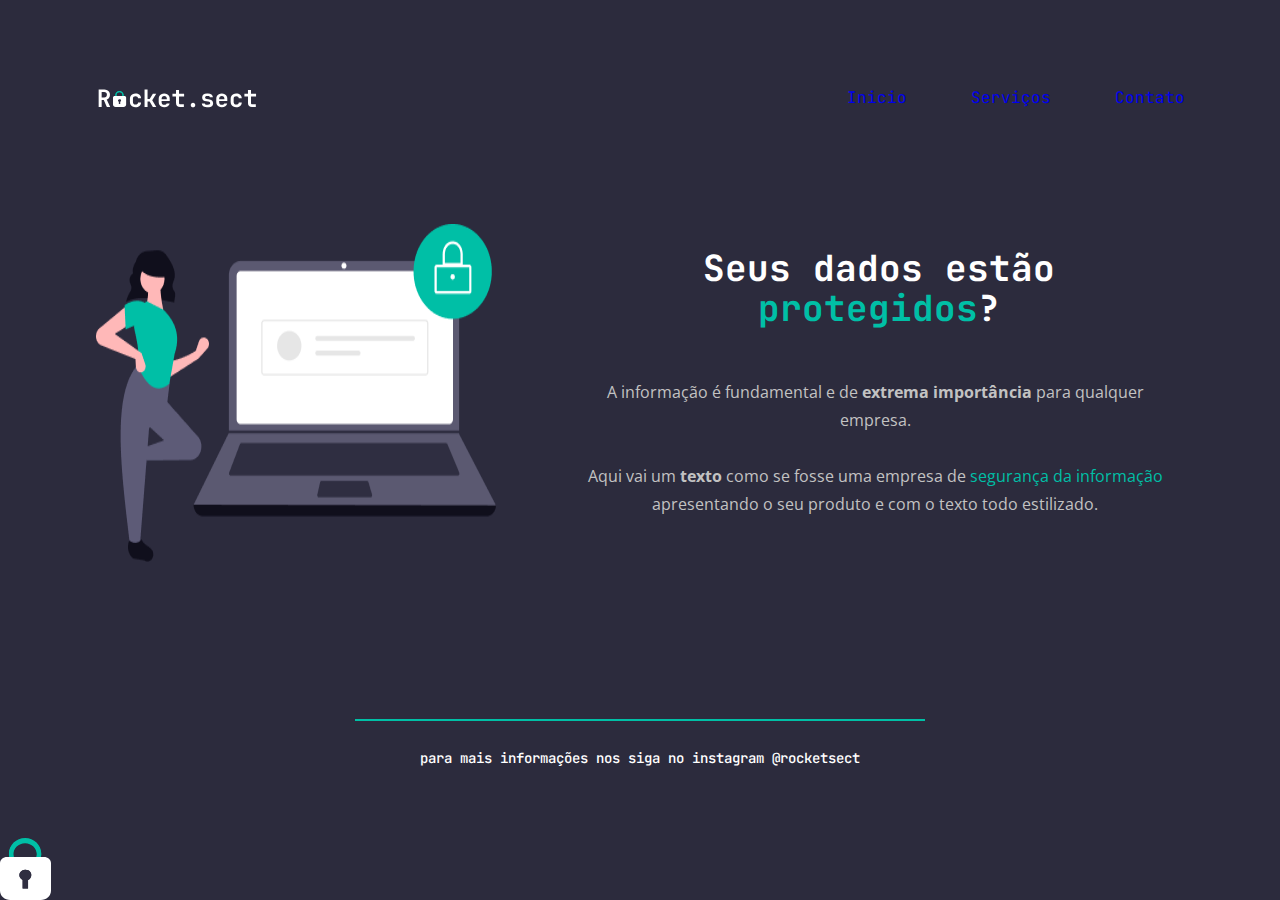
<file: desafio04/index.html>
<!DOCTYPE html>
<html lang="pt-br">
<head>
  <meta charset="UTF-8">
  <meta http-equiv="X-UA-Compatible" content="IE=edge">
  <meta name="viewport" content="width=device-width, initial-scale=1.0">
  <link rel="stylesheet" href="style.css">
  <title>Rocket.sect</title>
</head>
<body>
  <div id="page">
    
      <nav> 
        <a href="#"><img src="imagens/logo.svg" alt="Logo Rocket.sect"></a>
        <ul>
          <li><a href="#">Inicio</a></li>
          <li><a href="#">Serviços</a></li>
          <li><a href="#">Contato</a></li>
        </ul>
      </nav>
      <main>
        <img src="imagens/img1.png" alt="Ilustração de uma mulher vestindo camisa azul e calça cinza ao lado de um notebook">
        <section>
          <h1>Seus dados estão <span>protegidos</span>?</h1>
          <p>
            A informação é fundamental e de <strong>extrema importância</strong> para qualquer <br> empresa.
            <br><br>
            Aqui vai um <strong>texto</strong> como se fosse uma empresa de <span>segurança da informação</span> apresentando o seu produto e com o texto todo estilizado.
          </p>
        </section>
      </main>
      <div id="line"></div>
      <footer>
        para mais informações nos siga no instagram <a href="#">@rocketsect</a>
      </footer>
    </div>
    <img id="balls" src="imagens/padlock.svg" alt="Ilustracçaõ de um cadeado branco com fechamento verde">
</body>
</html>
</file>
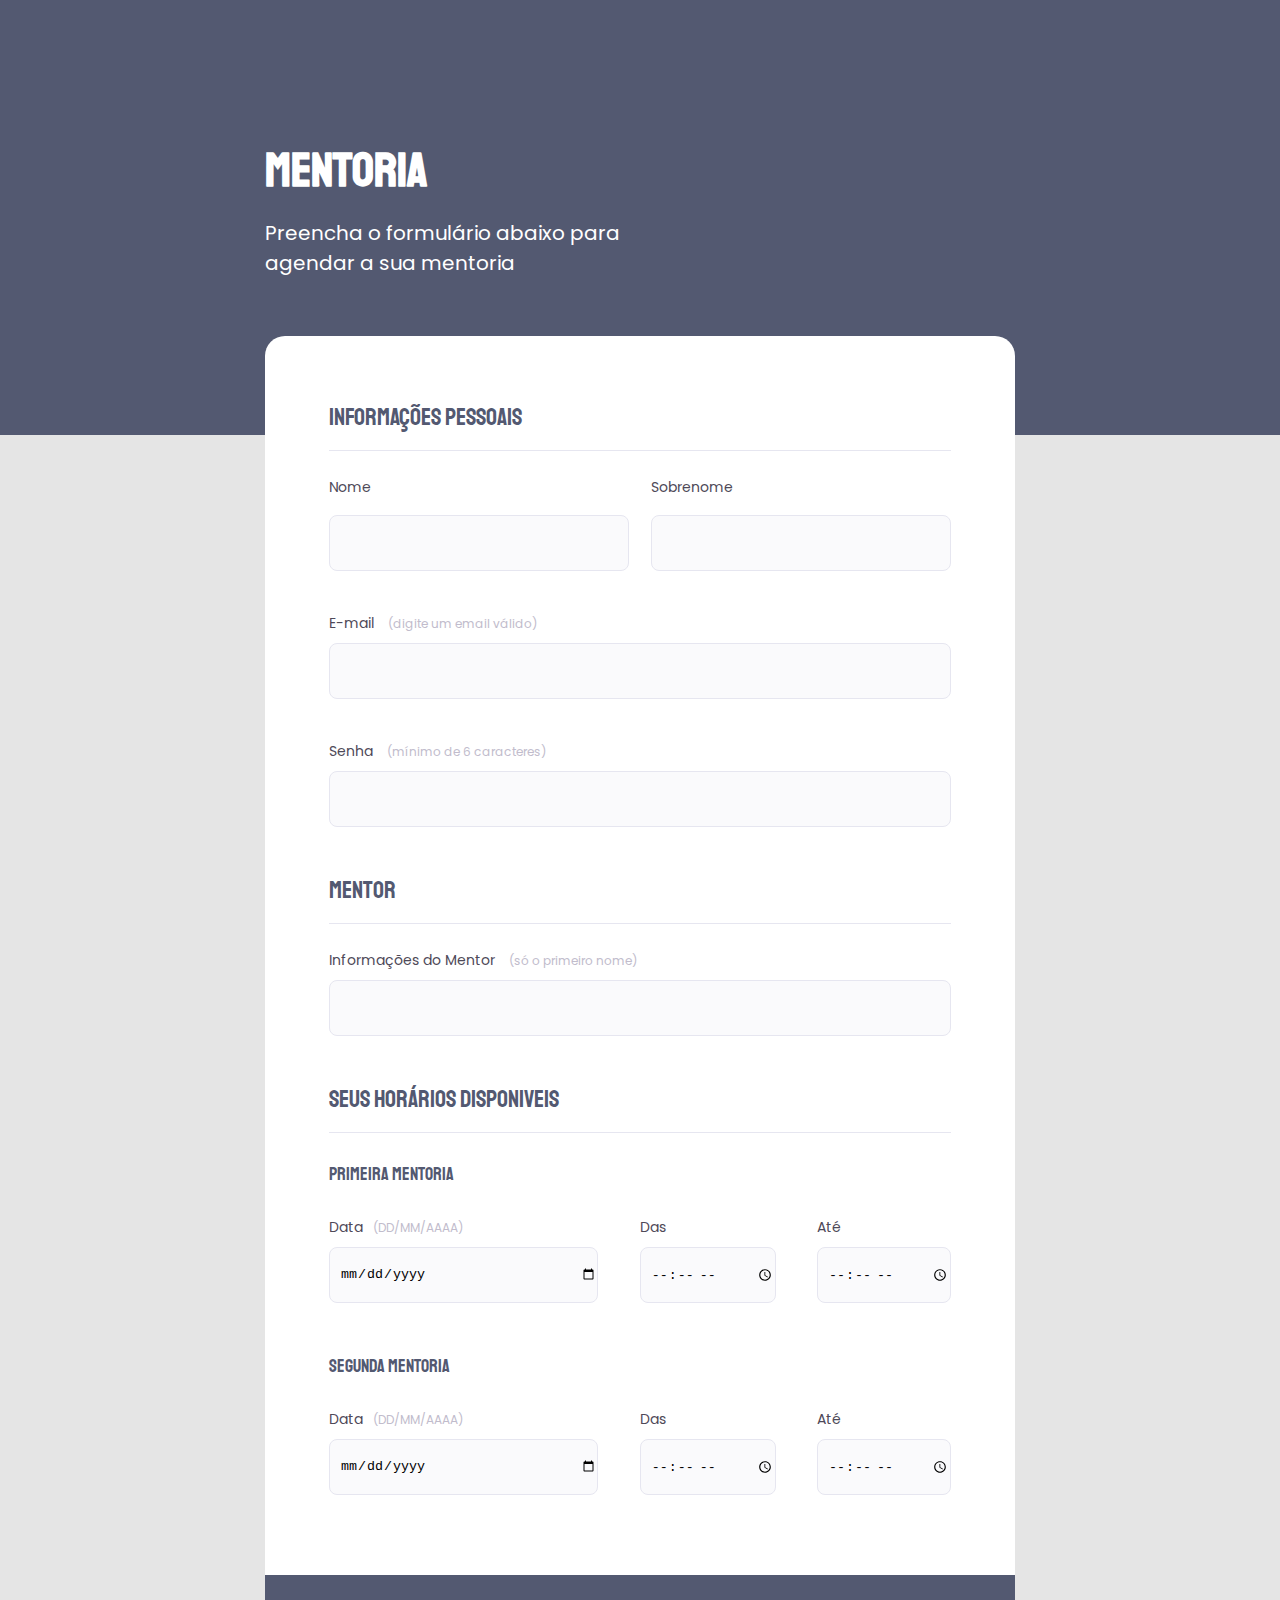
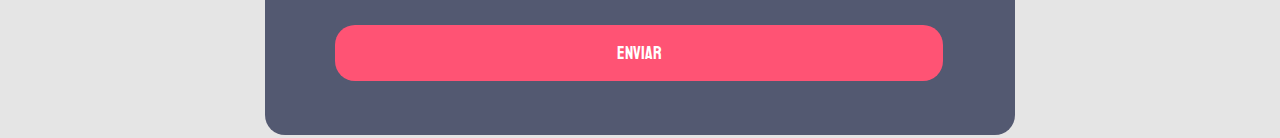
<file: desafio05/index.html>
<!DOCTYPE html>
<html lang="pt-br">
<head>
  <meta charset="UTF-8">
  <meta http-equiv="X-UA-Compatible" content="IE=edge">
  <meta name="viewport" content="width=device-width, initial-scale=1.0">
  <link rel="stylesheet" href="style.css">
  <title>Mentoria</title>
</head>
<body>
 <div class="page">
   <header>
     <h1>Mentoria</h1>
     <p>Preencha o formulário abaixo para agendar a sua mentoria</p>
   </header>
   <form id="form">
     <fieldset>
       <div class="fieldset-wrapper">
         <legend>Informações Pessoais</legend>
         <div id="coluna">
           <div class="input-wrapper" id="name" >
             <label for="input-name">Nome</label>
             <input type="text" id="input-name" required>
           </div>
           <div class="input-wrapper" id="name2" >
            <label for="input-surname">Sobrenome</label>
            <input type="text" id="input-surname"required>
               </div>
         </div>
            <div class="input-wrapper"  >
              <label for="input-email">E-mail <span>(digite um email válido)</span></label>
              <input type="email" id="input-email" required>
            </div>
            <div class="input-wrapper"  >
              <label for="input-password">Senha <span>(mínimo de 6 caracteres)</span></label>
              <input type="password" id="input-password" required>
            </div>
       </div>
     </fieldset>
     <fieldset>
      <div class="fieldset-wrapper">
        <legend>Mentor</legend>
           <div class="input-wrapper"  >
             <label for="input-mentor">Informações do Mentor <span>(só o primeiro nome)</span></label>
             <input type="text" id="input-mentor"required>
           </div>
      </div>
     </fieldset>
     <fieldset>
        <div class="fieldset-wrapper">
          <legend>Seus Horários Disponiveis</legend>
          <p>Primeira mentoria</p>
            <div class="coluna3">
              <div class="input-wrapper"  >
                  <label for="input-data">Data<span>(DD/MM/AAAA)</span></label>
                  <input type="date" id="input-data" required>
              </div>
              <div class="input-wrapper"  >
                  <label for="input-hora1">Das</label>
                  <input type="time" id="input-hora1"required>
              </div>
              <div class="input-wrapper"  >
                  <label for="input-hora2">Até</label>
                  <input type="time" id="input-hora2"required>
              </div>
              
            </div>
        </div>
     </fieldset>
     <fieldset>
        <div class="fieldset-wrapper">
          <p>Segunda mentoria</p>
              <div class="coluna3">
                <div class="input-wrapper"  >
                    <label for="input-data">Data<span>(DD/MM/AAAA)</span></label>
                    <input type="date" id="input-data"required>
                </div>
                <div class="input-wrapper"  >
                    <label for="input-hora1">Das</label>
                    <input type="time" id="input-hora1"required>
                </div>
                <div class="input-wrapper"  >
                    <label for="input-hora2">Até</label>
                    <input type="time" id="input-hora2"required>
                </div>
        </div>
     </fieldset>
   </form>
    <footer>
      <button class="button" form="form">Enviar</button>
    </footer>
 </div>
</body>
</html>
</file>
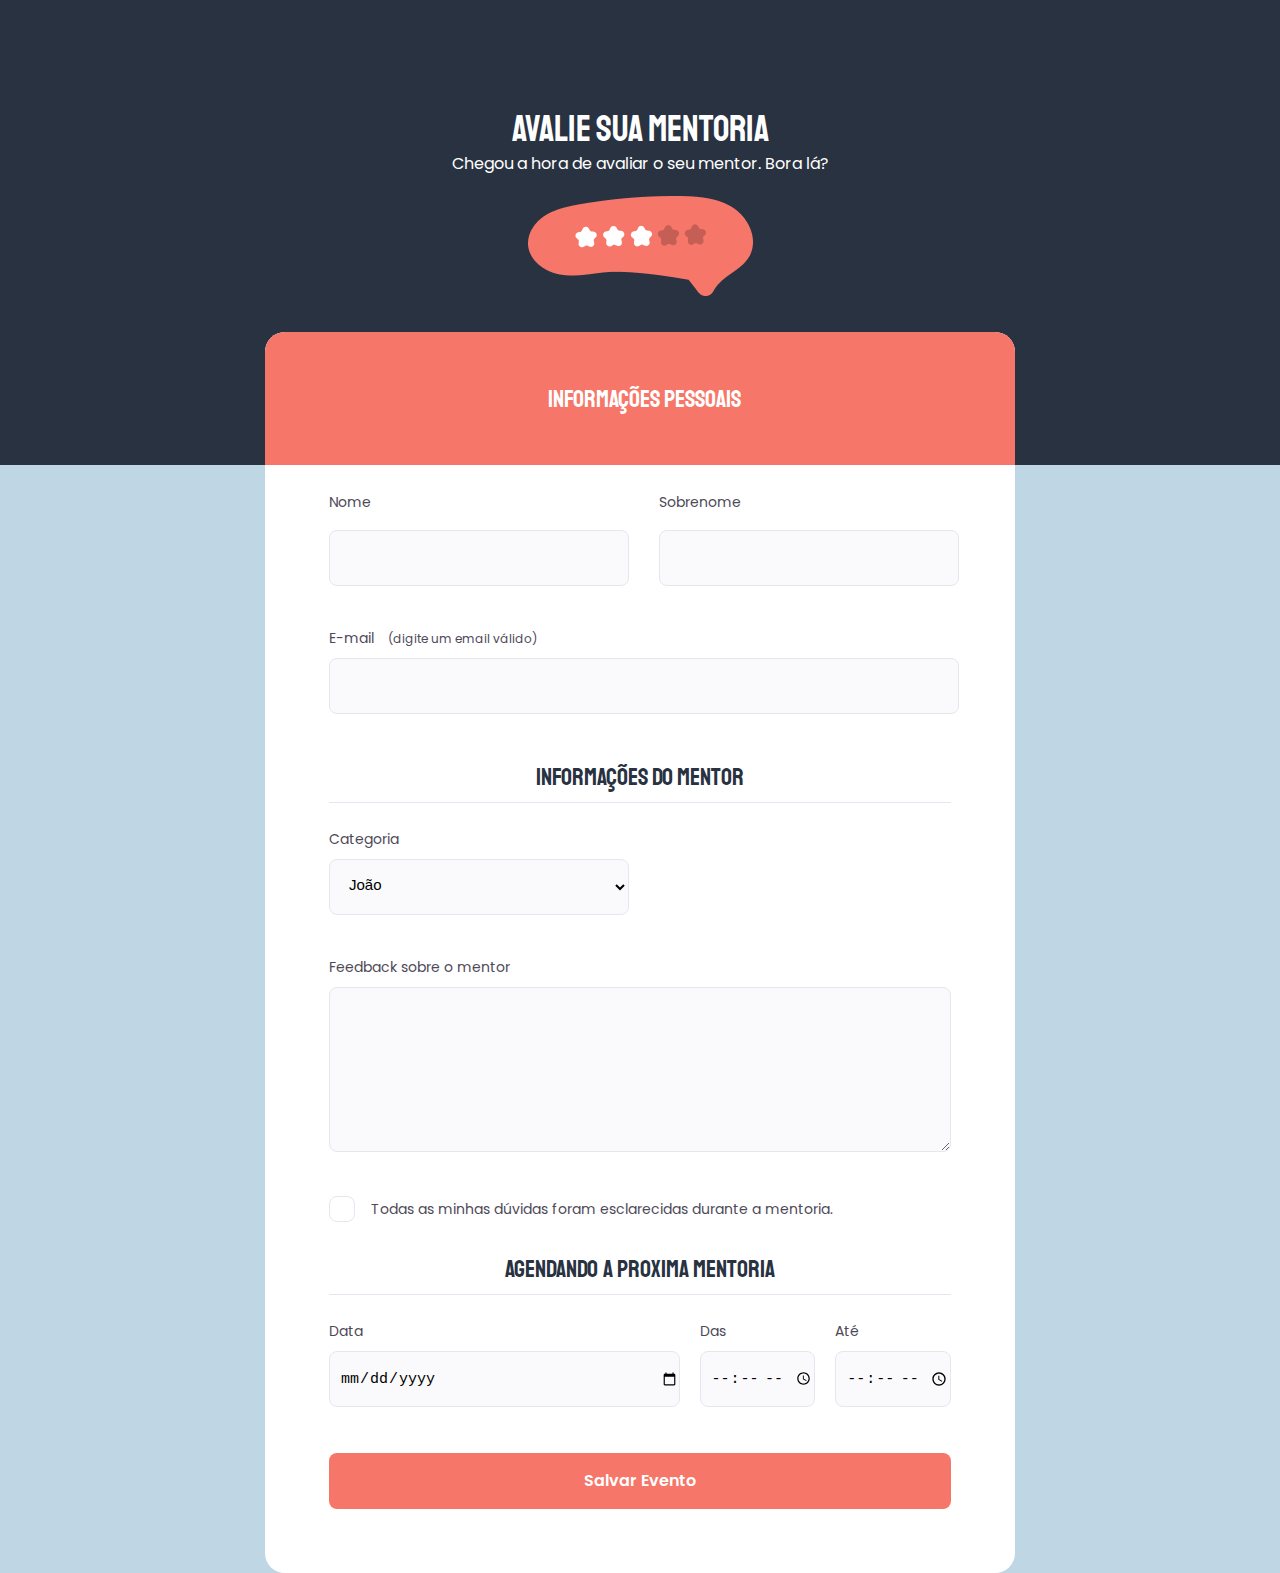
<file: desafio06/index.html>
<!DOCTYPE html>
<html lang="pt-br">
<head>
  <meta charset="UTF-8">
  <meta http-equiv="X-UA-Compatible" content="IE=edge">
  <meta name="viewport" content="width=device-width, initial-scale=1.0">
  <link rel="stylesheet" href="style.css">
  <title>Document</title>
</head>
<body>
  <div class="page">
    <header>
      <h1>Avalie sua mentoria</h1>
      <p>Chegou a hora de avaliar o seu mentor. Bora lá?</p>
      <img src="img/img1.png" alt="Ilustração de  um balão com estrelas dentro indicando avaliação">
    </header>
    <form id="form">
      
        <fieldset>
          <div class="fieldset-wrapper">
            <legend > Informações Pessoais</legend>

            <div class="coluna" >
              <div class="input-wrapper"id="name1">
                <label for="form-name">Nome</label>
                <input type="text" id="input-name"required>
              </div>
              <div class="input-wrapper" id="name2">
                <label for="form-surname">Sobrenome</label>
                <input type="text" id="input-surname" required>
              </div>
            </div>

            <div class="input-wrapper"  >
              <label for="input-email">E-mail <span>(digite um email válido)</span></label>
              <input type="email" id="input-email" required>
            </div>            
          </div>
        </fieldset>
        <fieldset>
          <div class="fieldset-wrapper" >
            <legend class="legendas2">Informações do Mentor</legend>

            <div class="input-wrapper"id="select" required>
              <label for="form-mentor">Categoria</label>
              <select id="form-mentor" >
                <option value="joao">João</option>
                <option value="maria">Maria</option>
                <option value="jose">Jose</option>
                <option value="antonia">Antonia</option>
                <option value="ana">Ana</option>
              </select>
            </div>

            <div class="input-wrapper">
              <label for="form-feedback">Feedback sobre o mentor</label>
              <textarea id="form-feedback" required></textarea>
            </div>
            <div class="checkbox-wrapper">
              <input type="checkbox" id="form-duvidas"required />
              <label for="form-duvidas">Todas as minhas dúvidas foram esclarecidas durante a mentoria.</label>
            </div>
          </div>
        </fieldset>
        <fieldset>
          <div class="fieldset-wrapper">
            <legend class="legendas2">Agendando a proxima mentoria</legend>
  
            <div class="col-3">
              <div class="input-wrapper">
                <label for="event-date">Data</label>
                <input type="date" id="event-date" />
              </div>
    
              <div class="input-wrapper">
                <label for="event-begin">Das</label>
                <input type="time" id="event-begin" />
              </div>
  
              <div class="input-wrapper">
                <label for="event-end">Até</label>
                <input type="time" id="event-end" />
              </div>
            </div>
          </div>
        </fieldset>
        <button class="button"  form="form">Salvar Evento</button>
    </form>
  </div>
</body>
</html>
</file>
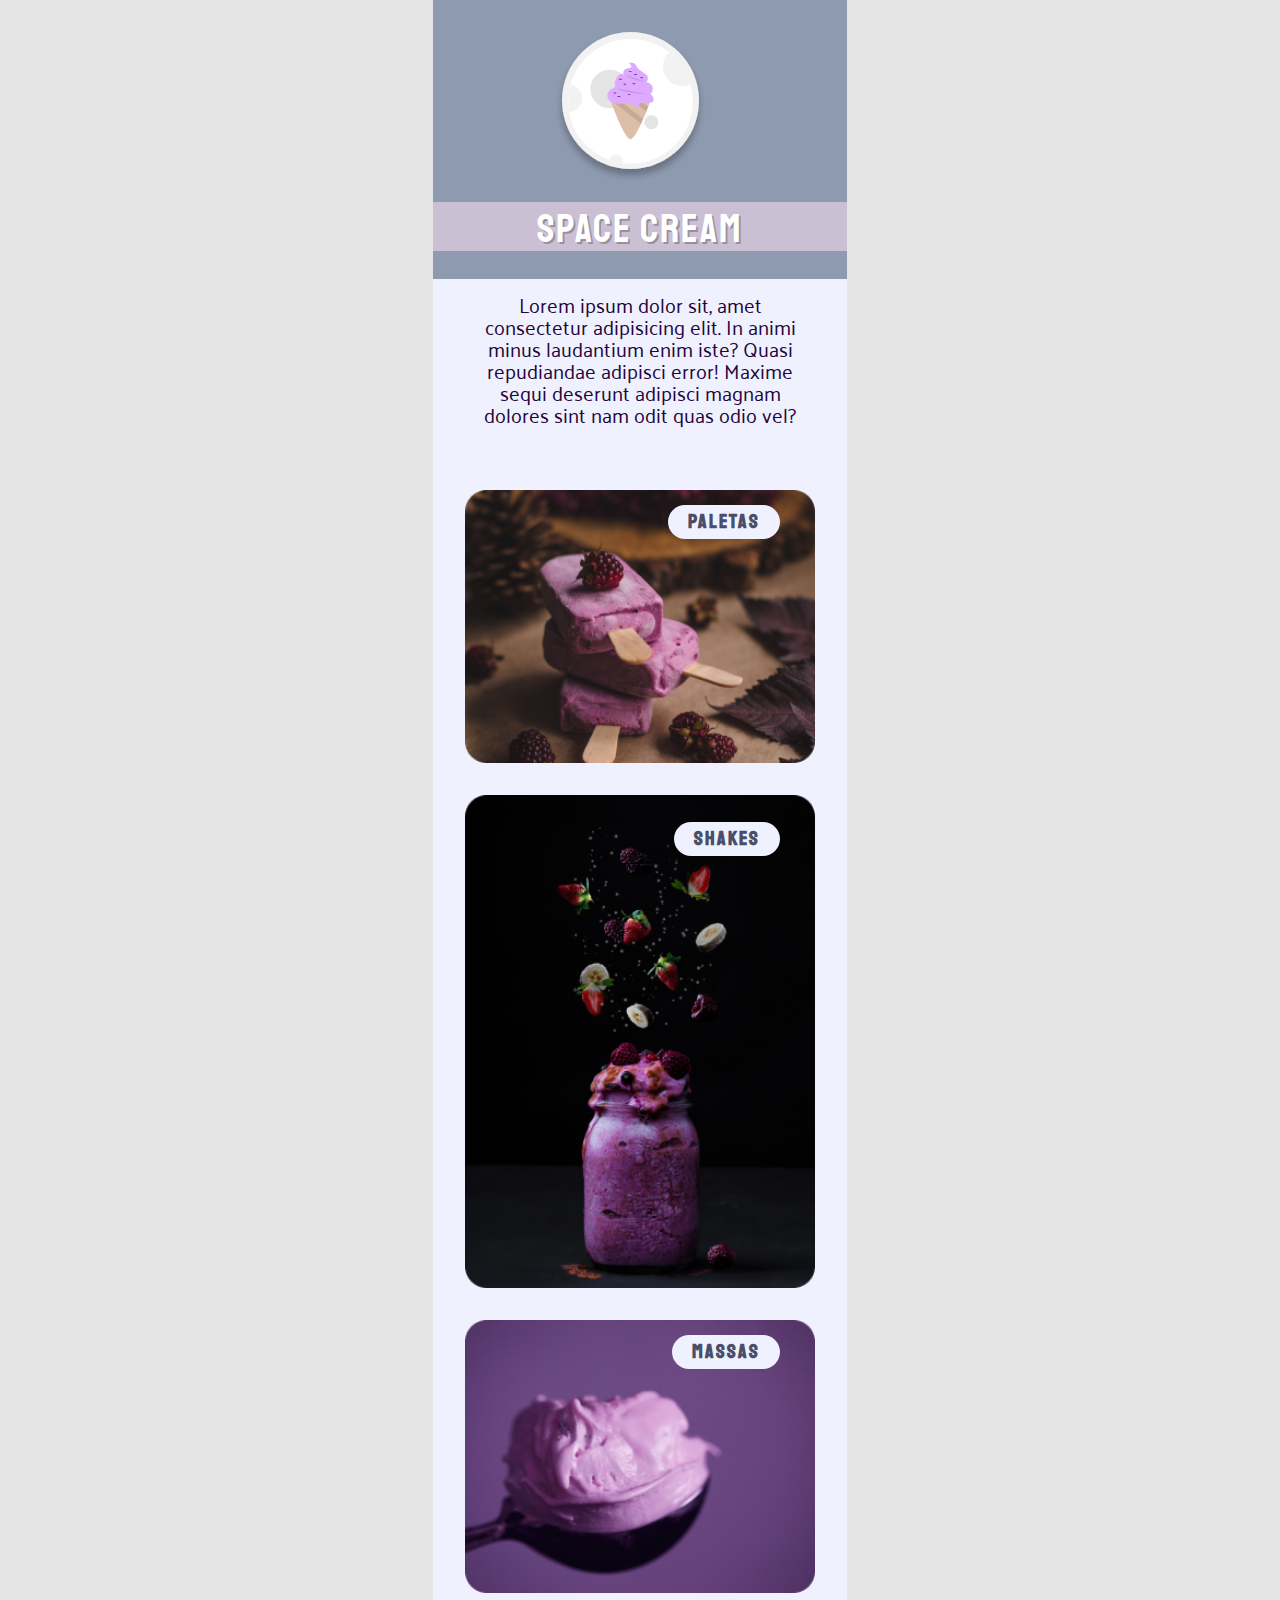
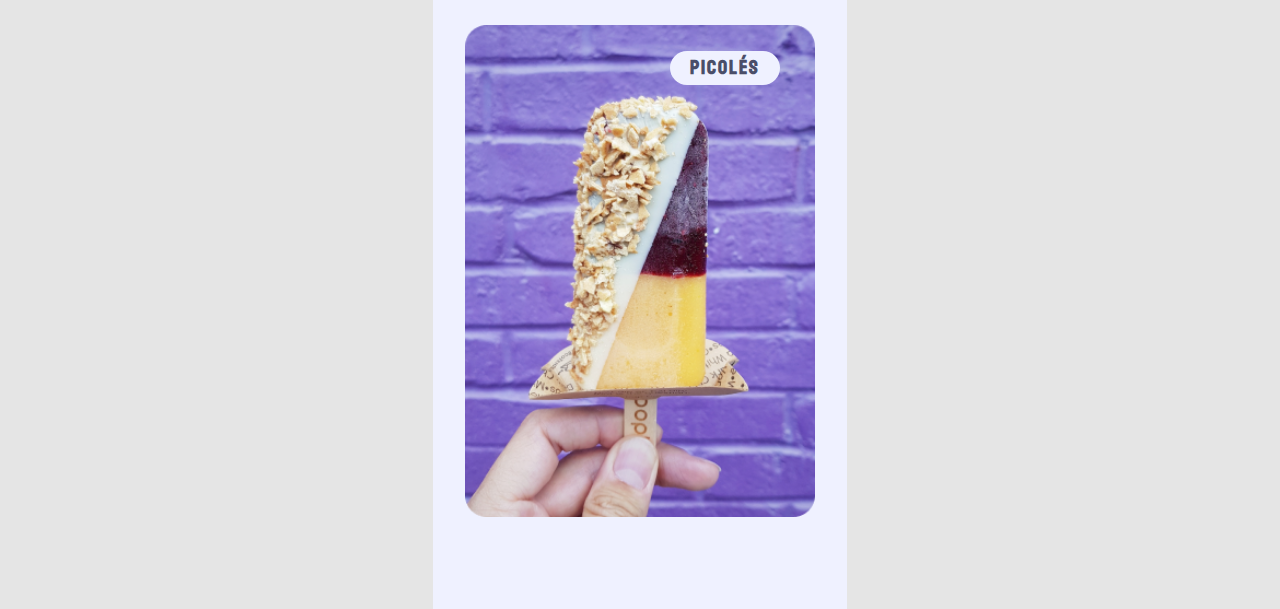
<file: desafio07/index.html>
<!DOCTYPE html>
<html lang="pt-br">
<head>
  <meta charset="UTF-8">
  <meta http-equiv="X-UA-Compatible" content="IE=edge">
  <meta name="viewport" content="width=device-width, initial-scale=1.0">
  <link rel="stylesheet" href="style.css">
  <title>Document</title>
</head>
<body>
  <div class="page">
    <header>
      <img id="logo"src="img/logo.svg" alt="Logo da space cream em formato de ilustração">
      <h1>Space Cream</h1>
    </header>
    <main>
      <p>Lorem ipsum dolor sit, amet consectetur adipisicing elit. In animi minus laudantium enim iste? Quasi repudiandae adipisci error! Maxime sequi deserunt adipisci magnam dolores sint nam odit quas odio vel?</p>
      <div class="card">
        <img src="img/sorvete1.png" alt="">
        <h2>Paletas</h2>
      </div>
      <div class="card">
        <img src="img/sorvete2.png" alt="">
        <h2>Shakes</h2>
      </div>
      <div class="card">
        <img src="img/sorvete3.png" alt="">
        <h2>Massas</h2>
      </div>
      <div class="card">
        <img src="img/sorvete4.png" alt="">
        <h2>Picolés</h2>
      </div>
    </main>
    </body>
  </div>
</html>
</file>
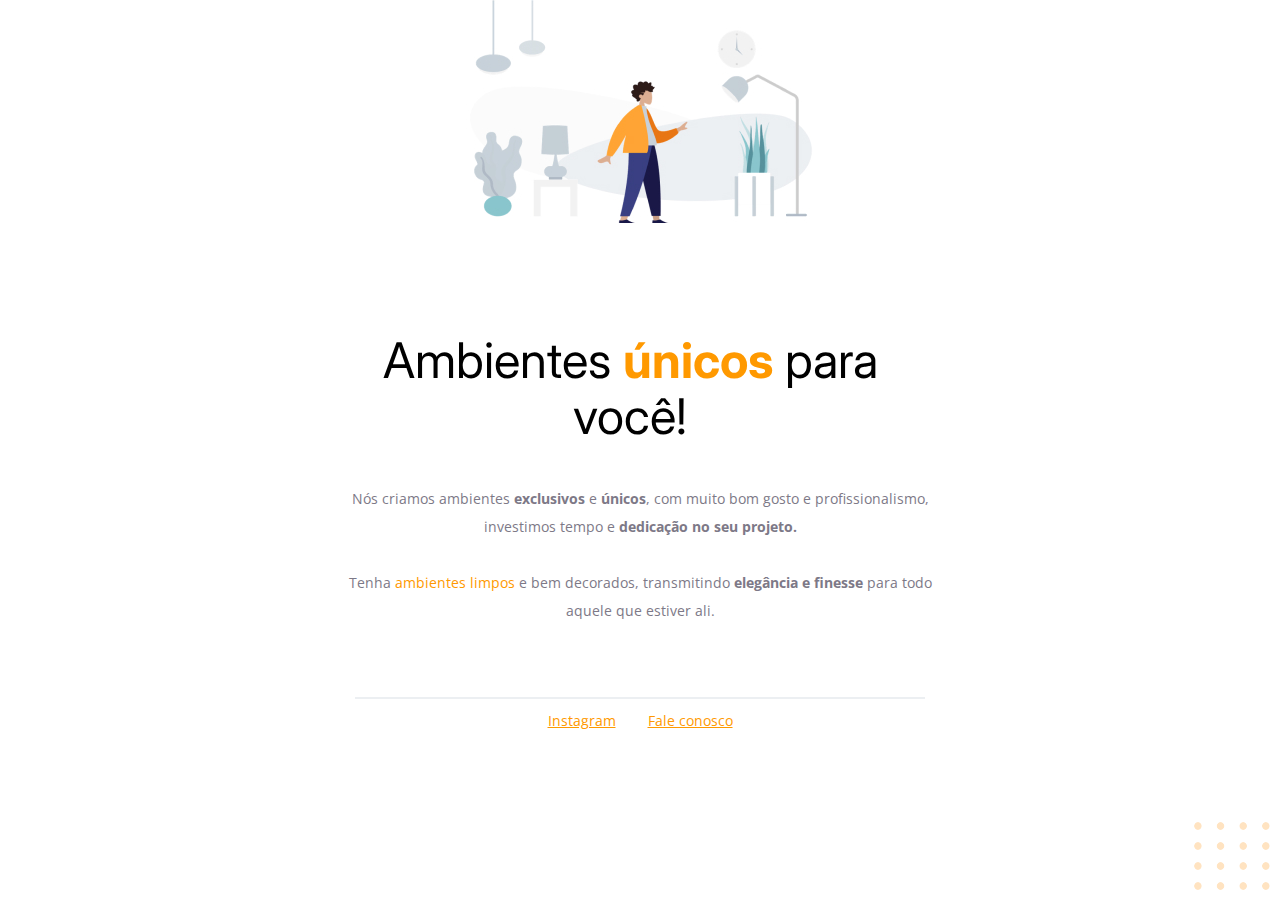
<file: desafio01/Código do desafio - Fase 01corrigido/index.html>
<!-- Instrução que define o tipo do documento. -->
<!DOCTYPE html>
<html lang="pt-br">
  <!-- Tag <head> contém as instruções para a página -->
  <head>
    <link rel="preconnect" href="https://fonts.googleapis.com" />
    <link rel="preconnect" href="https://fonts.gstatic.com" crossorigin />
    <meta charset="UTF-8" />
    <meta name="viewport" content="width=device-width, initial-scale=1.0" />
    <title>Móveis customizados</title>

    <link
      href="https://fonts.googleapis.com/css2?family=Inter:wght@400;700&family=Open+Sans:wght@400;700&display=swap"
      rel="stylesheet"
    />

    <link rel="stylesheet" href="style.css" />
  </head>

  <!-- Tag <body> é o corpo do documento, onde tem as informações que serão mostradas. -->
  <body>
    <div id="hero">
      <img
      src="images/img1.jpg"
      alt="Desenho de uma pessoa vestindo uma camisa amarela em uma sala com Móveis"
      />
      <h1>Ambientes <span>únicos</span> para você!</h1>
     
      <p>
         Nós criamos ambientes <strong>exclusivos</strong> e <strong>únicos</strong>, com muito bom gosto e profissionalismo, investimos tempo e
        <strong>dedicação no seu projeto.</strong>
         <br />
         <br />
         Tenha <span>ambientes limpos</span> e bem decorados, transmitindo
         <strong>elegância e finesse</strong> para todo aquele que estiver ali.
        </p>
    </div>
    <div class="line"></div>
    <div id="footer">
      
      <a target="_blank" href="https://instagram.com/moveisparavoce"
        >Instagram</a
      >
      <a href="mailto:contato@moveisparavoce.com">Fale conosco</a>
    </div>


    <img
      id="balls"
      src="images/balls.svg"
      alt="Bolinhas alaranjadas no canto inferior direito da tela"
    />
  </body>
</html>
</file>
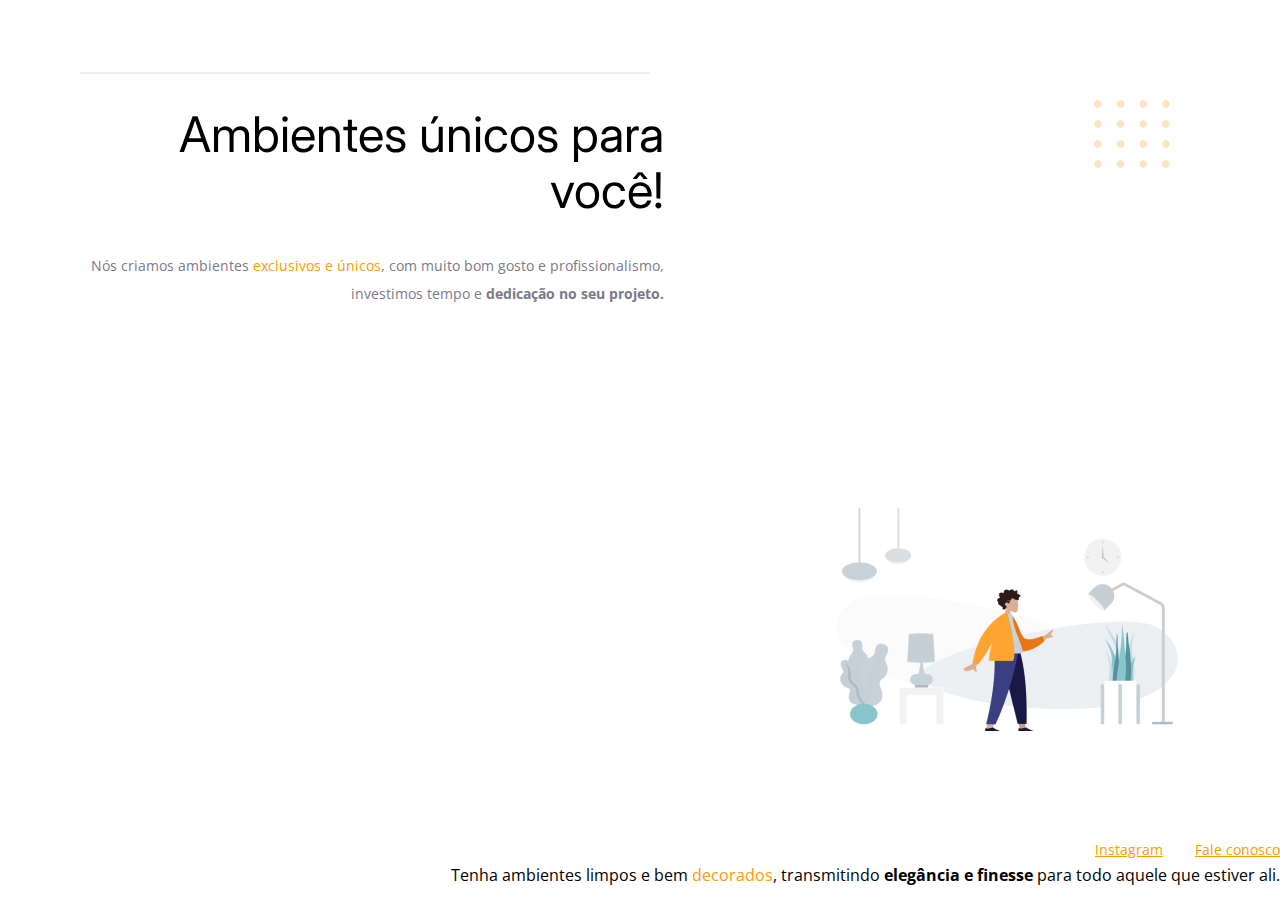
<file: desafio01/Código do desafio-Fase01quebrado/index.html>
<!-- Instrução que define o tipo do documento. -->
<!DOCTYPE html>
<html lang="pt-br">
  <!-- Tag <head> contém as instruções para a página -->
  <head>
    <link rel="preconnect" href="https://fonts.googleapis.com" />
    <link rel="preconnect" href="https://fonts.gstatic.com" crossorigin />
    <meta charset="UTF-8" />
    <meta name="viewport" content="width=device-width, initial-scale=1.0" />
    <title>Móveis customizados</title>

    <link
      href="https://fonts.googleapis.com/css2?family=Inter:wght@400;700&family=Open+Sans:wght@400;700&display=swap"
      rel="stylesheet"
    />

    <link rel="stylesheet" href="style.css" />
  </head>

  <!-- Tag <body> é o corpo do documento, onde tem as informações que serão mostradas. -->
  <body>
    <div id="hero">
      <div class="line"></div>
      <h1>Ambientes únicos para você!</h1>
      <p>
        Nós criamos ambientes <span>exclusivos e únicos</span>, com muito
        bom gosto e profissionalismo, investimos tempo e
        <strong>dedicação no seu projeto.</strong>

        <br />
        <br />
      </p>
    </div>
    <img
      src="images/img1.jpg"
      alt="Desenho de uma pessoa vestindo uma camisa amarela em uma sala com Móveis"
    />

    <div id="footer">
      <a target="_blank" href="https://instagram.com/moveisparavoce"
        >Instagram</a
      >
      <a href="mailto:contato@moveisparavoce.com">Fale conosco</a>
    </div>

    Tenha ambientes limpos e bem <span>decorados</span>, transmitindo
    <strong>elegância e finesse</strong>
    para todo aquele que estiver ali.

    <img
      id="balls"
      src="images/balls.svg"
      alt="Bolinhas alaranjadas no canto inferior direito da tela"
    />
  </body>
</html>
</file>
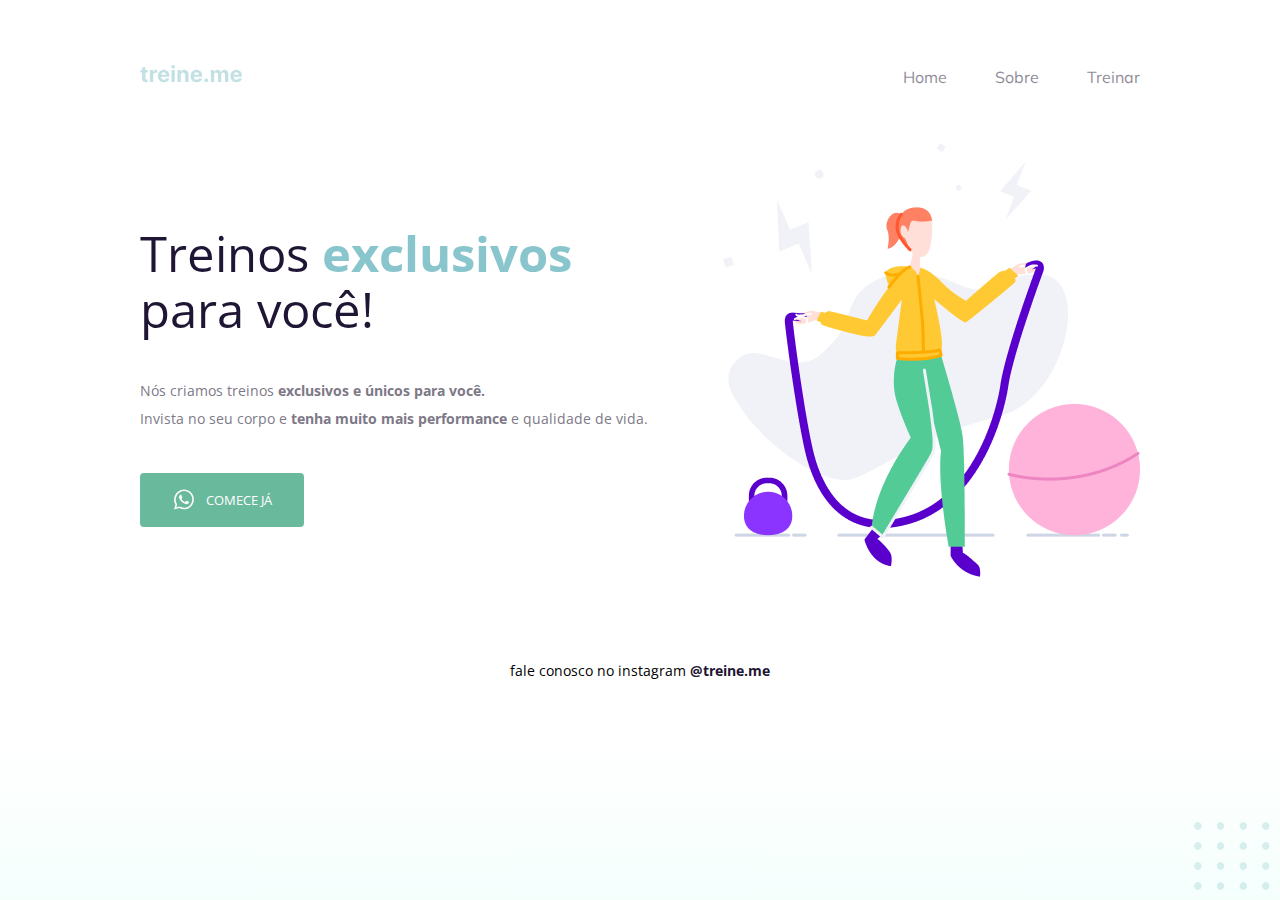
<file: desafio03/codigocorrigido/index.html>
<!DOCTYPE html>
<html lang="pt-br">
  <head>
    <link rel="preconnect" href="https://fonts.googleapis.com">
    <link rel="preconnect" href="https://fonts.gstatic.com" crossorigin>

    <meta charset="UTF-8" />
    <meta name="viewport" content="width=device-width, initial-scale=1.0" />
    <title>Treine me</title>

    <link href="https://fonts.googleapis.com/css2?family=Mulish:wght@400;700&family=Open+Sans:wght@400;700&display=swap" rel="stylesheet">

    <link rel="stylesheet" href="style.css">

  </head>
  <body>
    <div class="page">
      <nav>       
          <a id="logo" href="#">
            <img src="images/logo.svg" alt="Treine.me" />
          </a>
          <ul>
            <li><a href="#">Home</a></li>
            <li><a href="#">Sobre</a></li>
            <li><a href="#">Treinar</a></li>
          </ul>
      </nav>
    
      <main>
        <section>
          <h1>Treinos <span>exclusivos</span> para você!</h1>

          <p>
            Nós criamos treinos <strong>exclusivos e únicos para você.</strong></br>
            Invista no seu corpo e <strong>tenha muito mais performance</strong> e qualidade de vida.
          </p>

          <button>
              <img src="images/whats.svg" alt="Ícone do whatsapp">
              Comece já
          </button>

        </section>

        <img src="images/img.png" alt="Desenho de uma mulher pulando corta numa academia.">
      </main>
      <footer>
          fale conosco no instagram <a href="https://instagram.com/treineme" target="_blank">@treine.me</a>
      </footer>
    </div>

    <img id="balls" src="images/balls.svg" alt="Bolinhas decorativas verdes no canto inferior direito da página.">

  </body>
</html>
</file>
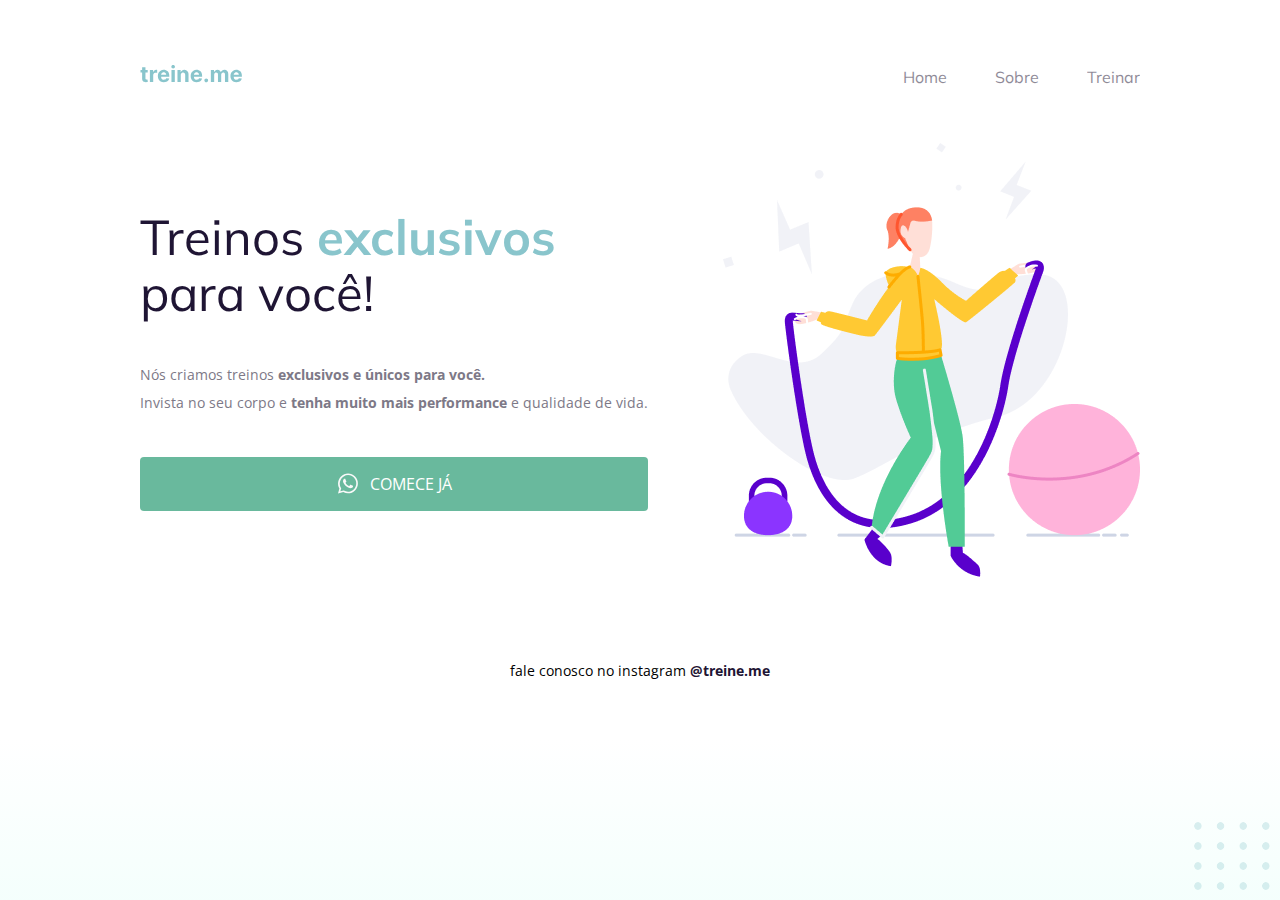
<file: desafio03/codigoquebrado/index.html>
<!DOCTYPE html>
<html lang="pt-br">
  <head>
    <link rel="preconnect" href="https://fonts.googleapis.com">
    <link rel="preconnect" href="https://fonts.gstatic.com" crossorigin>

    <meta charset="UTF-8" />
    <meta name="viewport" content="width=device-width, initial-scale=1.0" />
    <title>Treine me</title>

    <link href="https://fonts.googleapis.com/css2?family=Mulish:wght@400;700&family=Open+Sans:wght@400;700&display=swap" rel="stylesheet">

    <link rel="stylesheet" href="style.css">

  </head>
  <body>
    <div class="page">
        <div class="nav">
          <a id="logo" href="#">
            <img src="images/logo.svg" alt="Treine.me" />
          </a>
          <div class="list">
            <div class="item"><a href="#">Home</a></div>
            <div class="item"><a href="#">Sobre</a></div>
            <div class="item"><a href="#">Treinar</a></div>
          </div>
        </div class="nav">
    
      <div class="main">
        <div>
          <div class="title">Treinos <span>exclusivos</span> para você!</div>

          <div class="subtitle">
            Nós criamos treinos <strong>exclusivos e únicos para você.</strong></br>
            Invista no seu corpo e <strong>tenha muito mais performance</strong> e qualidade de vida.
          </div>

          <div class="button">
              <img src="images/whats.svg" alt="Ícone do whatsapp">
              Comece já
          </div>

        </div>

        <img src="images/img.png" alt="Desenho de uma mulher pulando corta numa academia.">
      </div>
      <div class="footer">
          fale conosco no instagram <a href="https://instagram.com/treineme" target="_blank">@treine.me</a>
      </div>
    </div>

    <img id="balls" src="images/balls.svg" alt="Bolinhas decorativas verdes no canto inferior direito da página.">

  </body>
</html>
</file>
<file: desafio04/style.css>
@charset "UTF-8";

@import url('https://fonts.googleapis.com/css2?family=JetBrains+Mono:wght@500;700&family=Open+Sans:wght@400;700&display=swap');

:root {

  --fonteprincipal:'JetBrains Mono', monospace;
  --fonteparagrafo:'Open Sans', sans-serif;

  --backgroudcolorpage: #2C2B3D;
  --cordestaques: #00BFA6;
  --corparagrafo: #C2C2C2;

}
body{
  margin: 0;
  background-color:var(--backgroudcolorpage);
}
#page{
  margin: 0 auto ;
  width: 1090px; 
  padding-top: 71px;
}

nav{
  
  display: flex;
  flex-direction: row;
  justify-content: space-between;
  align-items: center;
  margin-bottom: 100px;
}
ul{
  display: flex;
  gap:64px;
  justify-content: space-evenly;
  align-items: center;
  list-style: none;
}
ul a{
  text-decoration: none;
  
  font-family: var(--fonteprincipal);
}
main {
  display: flex;
  gap: 77px;
  align-items: stretch;
  justify-content: space-between;
  margin-bottom: 157px;
}
h1{
  color: white;
  font-family: var(--fonteprincipal);
  font-size: 36px;
  line-height: 40px;
  text-align: center;
  margin-bottom: 50px;
}
h1 span{
  color: var(--cordestaques);
}
p{
  width: 604px;
  height: 168px;
  text-align: center;
  font-family: var(--fonteparagrafo);
  font-size: 16px;
  line-height: 28px;
  color: var(--corparagrafo);
}
p span {
  color: var(--cordestaques);
}
#line{
  border: 1px solid var(--cordestaques);
  width: 568px;
  margin: 0 auto;
}
footer{
  width: 568px;
  height: 55px;
  padding-top: 23px;
  margin: 0 auto;
  font-family: 'JetBrains Mono';
  font-weight: 500;
  font-size: 14px;
  line-height: 28px;
  text-align: center;
  color: #FFFFFF;
}
footer a{
  text-decoration: none;
  color: white;
}
#balls{
  position: fixed;
  bottom: 0;
  left: 0;
}
</file>
<file: desafio05/style.css>
@charset "UTF-8";

@import url('https://fonts.googleapis.com/css2?family=Poppins&family=Staatliches&display=swap');

:root{
  --ff-destaque:'Staatliches', cursive;
  --ff-textos: 'Poppins', sans-serif;

  --bg-destque: #535971;
  --bg-page:#E5E5E5;
  --bg-form:#ffffff;
  --fc-header:#ffffff;
  --fc-label:#4E4958;
  --fc-legend:#535971;
  --fc-span:#C1BCCC;

}
*{
  margin: 0;
  padding: 0;
  box-sizing: border-box;
}
body{
  background-color: var(--bg-page);
}
body::before{
  content: '';
  width: 100%;
  height: 435px;
  
  position: absolute;
  top: 0;
  left: 0;
  z-index: -1;
  background-color: var(--bg-destque);
}
.page{
  width: 750px;
  margin: 0 auto;
}
header{
  margin-top: 140px;
  width: 417px;
}
header h1{
  color: var(--fc-header);
  font-family: var(--ff-destaque);
  font-size: 48px;
  line-height: 60px;

  margin-bottom: 18px;
}
header p{
  font-family: var(--ff-textos);
  color: var(--fc-header);
  font-size: 20px;
  line-height: 30px;
}
form{
  margin-top: 58px;
  padding: 64px;
  width: 750px;
  min-height: 300px;
  background: #FFFFFF;
  border-radius: 20px 20px 0px 0px;

  display: flex;
  flex-direction: column;
  gap:30px;
}
fieldset{
  border-style: none;
}
.fieldset-wrapper{
  display: flex;
  flex-direction: column;
  gap: 24px;
}
form legend{
  font-family: var(--ff-destaque);
  color: var(--fc-legend);
  font-size: 24px;
  line-height: 34px;

  width: 100%;
  border-bottom:  1px solid #E6E6F0;
  padding-bottom: 16px;
  
}
fieldset p, .button{
  font-family: var(--ff-destaque);
  color: var(--fc-legend);
  font-size: 18px;
  line-height: 34px;
}
#name, #name2 {

  display: flex;
  flex-direction: column;
}
#coluna{
  display: flex;
  justify-content: space-between;
  gap: 20px;
}
#coluna input{
  width: 300px;
}
.input-wrapper label{
  font-family:var(--ff-textos);
  color: var(--fc-label);
  font-size: 14px;
  line-height: 24px;

  margin-bottom: 8px;
}
.input-wrapper label span{
  font-family: var(--ff-textos);
  color: var(--fc-span);
  font-size: 12px;
  line-height: 20px;
  margin-left: 10px;
}

.input-wrapper input{
  
  height: 56px;
  background: #FAFAFC;
  border: 1px solid #E6E6F0;
  border-radius: 8px;

  margin: 8px 0 16px 0;
  width: 100%;
  padding-left: 10px;
}
.coluna3{
  display: flex;
  justify-content: space-between;
}
footer{
  height: 160px;
  width: 750px;
  border-radius: 0 0 20px 20px;
  background-color: var(--bg-destque);
  padding: 50px 70px ;
  margin-bottom: 2.5px;

}
.button{
  width: 608px;
  height: 55.65px;
  background: #FF5374;
  border-radius: 20px;
  border-style: none;
  color: var(--fc-header);
}
.button:hover{
  background: #e24a68;
  cursor: pointer;
  
}
</file>
<file: desafio06/style.css>
@charset "UTF-8";

@import url('https://fonts.googleapis.com/css2?family=Poppins&family=Staatliches&display=swap');

:root{

  --ff-destaque:'Staatliches', cursive;
  --ff-textos: 'Poppins', sans-serif;

  --bg-page: #BFD7E4;
  --bg-destaque:#293241;
  --bg-formulario: #FFFFFF;
  --bg-formulario-destaque:#F67669;
  --fc-label:#4E4958;
  --fc-leged:#253B51;

}
*{
  margin: 0;
  padding: 0;
  box-sizing: border-box;
}
body{
  background-color: var(--bg-page);
}
body::before{
  content: '';
  width: 100%;
  height: 465px;

  position: absolute;
  top: 0;
  left: 0;
  z-index: -1;
  background-color: var(--bg-destaque);
}
.page{

  width: 750px;
  margin: 0 auto;
}
header{
  margin-top: 107px;
  text-align: center;
}
header h1 {

  font-family: var(--ff-destaque);
  color: #FFFFFF;
  font-weight: 400;
  font-size:36px;
  line-height: 45px;
}

header p{

  font-family: var(--ff-textos);
  color: #FFFFFF;
  font-weight: 400;
  font-size:16px;
  line-height: 24px;

  margin-bottom: 20px;
  
}
form{
  margin: 0 auto;
  margin-top: 32px;
  min-height: 300px;
  width: 750px;
  background-color: var(--bg-formulario);
  border-radius: 20px;
  position: relative;

  display: flex;
  flex-direction: column;
  gap:30px;
  padding: 0 64px 64px 64px;

}
form::before{
  content: '';
  width: 100%;
  height: 133px;

  position: absolute;
  top: 0;
  left: 0;
  z-index: 0;
  background-color: var(--bg-formulario-destaque);
  border-radius: 20px 20px 0 0;
 
}
fieldset{
  border-style: none;
}
fieldset legend {
  text-align: center;
  border-style: none;

  position: relative;

  z-index: 2;
  margin: 0 auto;
  padding: 50px;

  font-family: var(--ff-destaque);
  color: var(--bg-formulario);
  font-size: 24px;
  line-height: 34px;
}
.legendas2{
  text-align: center;
  font-family: var(--ff-destaque);
  color:var(--bg-destaque);
  font-size: 24px;
  line-height: 34px;
  border-bottom:  1px solid #E6E6F0;
  width: 100%;
  padding: 0 0 8px 0;
}
.fieldset-wrapper{
  display: flex;
  flex-direction: column;
  gap: 24px;
}
#name1, #name2, #form-mentor{
  display: flex;
  flex-direction: column;
}
.coluna{
  display: flex;
  gap:30px;
}
.input-wrapper label, .checkbox-wrapper label {
  font-family:var(--ff-textos);
  color: var(--fc-label);
  font-size: 14px;
  line-height: 24px;
  
  margin-bottom: 8px;
}
.input-wrapper label span{
  font-family: var(--ff-textos);
  color: var(--fc-span);
  font-size: 12px;
  line-height: 20px;
  margin-left: 10px;
}

.input-wrapper input, select, textarea{
  
  height: 56px;
  background: #FAFAFC;
  border: 1px solid #E6E6F0;
  border-radius: 8px;
  
  margin: 8px 0 16px 0;
  width: 100%;
  padding-left: 10px;
  font-size: 15px;
}
.coluna input, select{
  width: 300px;
}
select option {

  font-family:var(--ff-textos);
  color: var(--fc-label);
  font-size: 14px;
  line-height: 24px;
  

}
select{
 font-size: 15px;
 padding:15px;
}
textarea{
  height: 165px;
}
.checkbox-wrapper label{
  margin: 0;
  display: flex;
  align-items: center;
  gap: 16px;
}
.checkbox-wrapper {
  position: relative;
}
.checkbox-wrapper input{

  position: absolute;
  top: 0;
  left: 0;
  height: 24px;
  width: 24px;
  opacity: 0;
}
.checkbox-wrapper label::before{
  content: '';
  height: 24px;
  width: 24px;
  border: 1px solid #E6E6F0;
  border-radius: 8px;
  
  display: block;

}
.checkbox-wrapper input:checked + label::before{

  background-image: url("data:image/svg+xml,%3Csvg width='18' height='14' viewBox='0 0 18 14' fill='none' xmlns='http://www.w3.org/2000/svg'%3E%3Cpath d='M6 11.17L1.83 7L0.410004 8.41L6 14L18 2L16.59 0.589996L6 11.17Z' fill='%2342D3FF'/%3E%3C/svg%3E%0A");
  background-repeat: no-repeat;
  background-position: right 2px top 50%;
}
.checkbox-wrapper input:focus + label::before{
  outline: 2px solid black;
}
.col-3 {
  display: flex;
  gap: 20px;
}

.col-3 > div:nth-child(1) {
  width: 100%;
}
.button{
  height: 56px;
  background: var(--bg-formulario-destaque);
  border: 0px;
  border-radius: 8px;
  font-family:  var(--ff-textos);
  color: white;
  font-size: 16px;
  font-weight: 600;
  line-height: 26px;
}
.button:hover{
  background: #b9594f;
  cursor: pointer;
}
</file>
<file: desafio07/style.css>
@charset "UTF-8";

@import url('https://fonts.googleapis.com/css2?family=Palanquin&family=Staatliches&display=swap');

:root{
  --ff-destaque:'Staatliches', cursive;
  --ff-textos:'Palanquin', sans-serif;

  --bc-header:#8E9AAF;
  --bc-faixadestaque:#CBC0D3;
  --bc-page:#E5E5E5;
  --bc-main:#EFF1FF;

  --fc-destaque:#FFFFFF;
  --fc-textos:#23053A;
  --fc-produtos:#4A4E69;

  font-size: 62.5%;

}
*{
  margin: 0;
  padding: 0;
  box-sizing: border-box;
}
body{
  background-color: var(--bc-page);
}
.page{
  margin: 0 auto;
  max-width: 41.4rem;
}
header{
  background-color: var(--bc-header);
  height: 27.9rem;
  position: relative;
}
header img, #logo{
  margin: 3.2rem 12.3rem 4.0rem 12.3rem;

}
header::before{

  content: '';
  width:38.4rem;
  height: 4.9rem;
 

  position: absolute;
  
  bottom: 2.8rem;
  z-index: 0;
  background-color: var(--bc-faixadestaque);
  width: 100%;
 
}
h1{
  position: relative;
  left: 25%;
  bottom: 4%;

  font-family:var(--ff-destaque);
  color: #FFFFFF;
  font-weight: 400;
  font-size: 4.0rem;
  line-height: 3.4rem;
  letter-spacing: 2px;
  text-shadow: 0.05em 0.05em #00000040;

  animation: logo 700ms ;
}
main{
  
  background-color:var(--bc-main);
  padding: 1.4rem 3.2rem 6.0rem 3.2rem;
}
main p{
  Font-size: 2.0rem;
  Line-height: 2.2rem;
  
  text-align: center;
  
  font-family: var(--ff-textos);
  color: var(--fc-textos);
 

  margin-bottom: 6.5rem;
}
.card h2 {

  Font-size: 2.0rem;
  Line-height: 3.4rem;
  font-family: var(--ff-destaque);
  color: var(--fc-produtos);
  position: absolute;
  z-index: 1;
  right: 10%;
  top:5%;

  background-color: var(--bc-main);
  border-radius: 2.0rem;
  padding: 0 2.0rem;
  letter-spacing: 2px;

  animation: nome 700ms ;
}

.card {
  position: relative;
}
.card img{
  margin-bottom: 3.0rem;
  width: 100%;
  height: auto;
  animation: img 700ms;
  
  
}
@keyframes img {
  0%{
    opacity: 0;
    transform: translateY(150px);
  }
  100%{
    opacity: 1;
    transform: translateY(0);
  }
  
}
@keyframes nome {
  0%{
    opacity: 0;
    transform: translateY(-150px);
  }
    

  100%{
    opacity: 1;
    transform: translateY(0);
  }
}
@keyframes logo {
  0%{
    opacity: 0;
    transform: translateY(-150px);
  }
    

  100%{
    opacity: 1;
    transform: translateY(0);
  }
}
</file>
<file: desafio01/Código do desafio - Fase 01corrigido/style.css>
body {
  font-family: "Open Sans", sans-serif;
  text-align: end;
  margin: 0;
}

#hero {
    width: 592px;
    margin: 0 auto;
    text-align: center;
}

img {
    margin-bottom: 72px;
}

h1 {
  font-family: "Inter", sans-serif;
  font-size: 49px;
  line-height: 56px;
  font-weight: normal;
  text-align: center;
  width: 572px;
  height: 112px;
  margin-bottom: 32px;
}

h1 span {
  font-weight: bold;
  color:  #FF9900;
}

p {
  font-family: 'Open Sans';
  font-size: 14px;
  line-height: 28px;
  color: #7D7987;

  text-align: center;
  margin-bottom: 72px;
  
}

span, a, p{
  color: #ff9900;
}
#footer{
    width: 532px;
    height: 36px;
    margin: 0 auto; 
    margin-bottom: 33px;
}
p, #footer {
  color: #7d7987;
  font-size: 14px;
  line-height: 28px;
  text-align: center;
  padding-top: 8px;
}

#footer a + a {

    margin-left: 28px;  
}

.line {
    width: 568px;
    height: 0;

    margin: 0 auto;

    border: 1px solid #ECEFF2;
}

#balls {
    position: fixed;
    right: 0;
    bottom: 0;
    margin-bottom: 0px;
}
</file>
<file: desafio01/Código do desafio-Fase01quebrado/style.css>
body {
  font-family: "Open Sans", sans-serif;
  text-align: end;
  margin: 0;
}

#hero {
    width: 592px;
    margin: 72px;
}

img {
    margin: 100px;
}

h1 {
  font-family: "Inter", sans-serif;
  font-size: 49px;
  line-height: 56px;
  font-weight: normal;
}

h1 span {
  font-weight: bold;

  margin-bottom: 32px;
}

span, a {
  color: #ff9900;
}

p, #footer {
  color: #7d7987;
  font-size: 14px;
  line-height: 28px;
}

#footer a + a {
    margin-left: 28px;
}

.line {
    width: 568px;
    height: 0;

    margin: 0 8px;

    border: 1px solid #ECEFF2;
}

#balls {
    position: fixed;
    top: 0;
    right: 0;
}
</file>
<file: desafio03/codigocorrigido/style.css>
body {
  margin: 0;

  font-family: "Open Sans", sans-serif;

  background: linear-gradient(180deg, rgb(227, 255, 248, 0) 82.08%, rgb(227, 255, 248, 0.38) 100%);

  min-height: 100vh;
}

.page {
  width: 1000px;
  margin: 0 auto;
  padding-top: 65px;
}

nav {
  display: flex;
  justify-content: space-between;
  align-items: center;

  margin-bottom: 55px;
}

ul {
  display: flex;
  gap: 48px;
  list-style: none;
  margin: 0;
  padding: 0;
  font-family: "Mulish", sans-serif;
}

a {
  color: #1f1534;
  text-decoration: none;
}

nav a {
    opacity: 0.5;
}

nav a:hover {
  font-weight: bold;
  opacity: 1;
}


main {
  display: flex;
  align-items: center;
  justify-content: space-between;
}

h1 {
  font-size: 49px;
  line-height: 56px;
  color: #1f1534;

  font-weight: normal;

  width: 490px;
}

h1 span {
  color: #89c5cc;
  font-weight: bold;
}

p {
  font-size: 14px;
  line-height: 28px;
  color: #7d7987;

  margin: 40px 0;
}

button {
  color: white;
  text-transform: uppercase;
  font-family: "Open Sans", sans-serif;

  background: #69B99D;
  border: 0;
  padding: 14px 32px 15px;

  display: flex;
  align-items: center;
  justify-content: center;
  gap: 10px;

  border-radius: 4px;

  cursor: pointer;
}

footer {
  font-size: 14px;
  line-height: 28px;

  text-align: center;

  margin-top: 80px;
}

footer a {
  font-weight: bold;
}

#balls {
    position: fixed;
    bottom: 0;
    right: 0;
}
</file>
<file: desafio03/codigoquebrado/style.css>
body {
  margin: 0;

  font-family: "Open Sans", sans-serif;

  background: linear-gradient(180deg, rgb(227, 255, 248, 0) 82.08%, rgb(227, 255, 248, 0.38) 100%);

  min-height: 100vh;
}

.page {
  width: 1000px;
  margin: 0 auto;
  padding-top: 65px;
}

.nav {
  display: flex;
  justify-content: space-between;
  align-items: center;

  margin-bottom: 55px;
}

.list {
  display: flex;
  gap: 48px;
  list-style: none;
  margin: 0;
  padding: 0;
}

a {
  color: #1f1534;
  text-decoration: none;
}

.list .item a {
    opacity: 0.5;
}

.list .item a:hover {
  font-weight: bold;
  opacity: 1;
}

.list,
.title {
  font-family: "Mulish", sans-serif;
}

.main {
  display: flex;
  align-items: center;
  justify-content: space-between;
}

.title {
  font-size: 49px;
  line-height: 56px;
  color: #1f1534;

  font-weight: normal;

  width: 490px;
}

.title span {
  color: #89c5cc;
  font-weight: bold;
}

.subtitle {
  font-size: 14px;
  line-height: 28px;
  color: #7d7987;

  margin: 40px 0;
}

.button {
  color: white;
  text-transform: uppercase;
  font-family: "Open Sans", sans-serif;

  background: #69B99D;
  border: 0;
  padding: 14px 32px 15px;

  display: flex;
  align-items: center;
  justify-content: center;
  gap: 10px;

  border-radius: 4px;

  cursor: pointer;
}

.footer {
  font-size: 14px;
  line-height: 28px;

  text-align: center;

  margin-top: 80px;
}

.footer a {
  font-weight: bold;
}

#balls {
    position: fixed;
    bottom: 0;
    right: 0;
}
</file>
